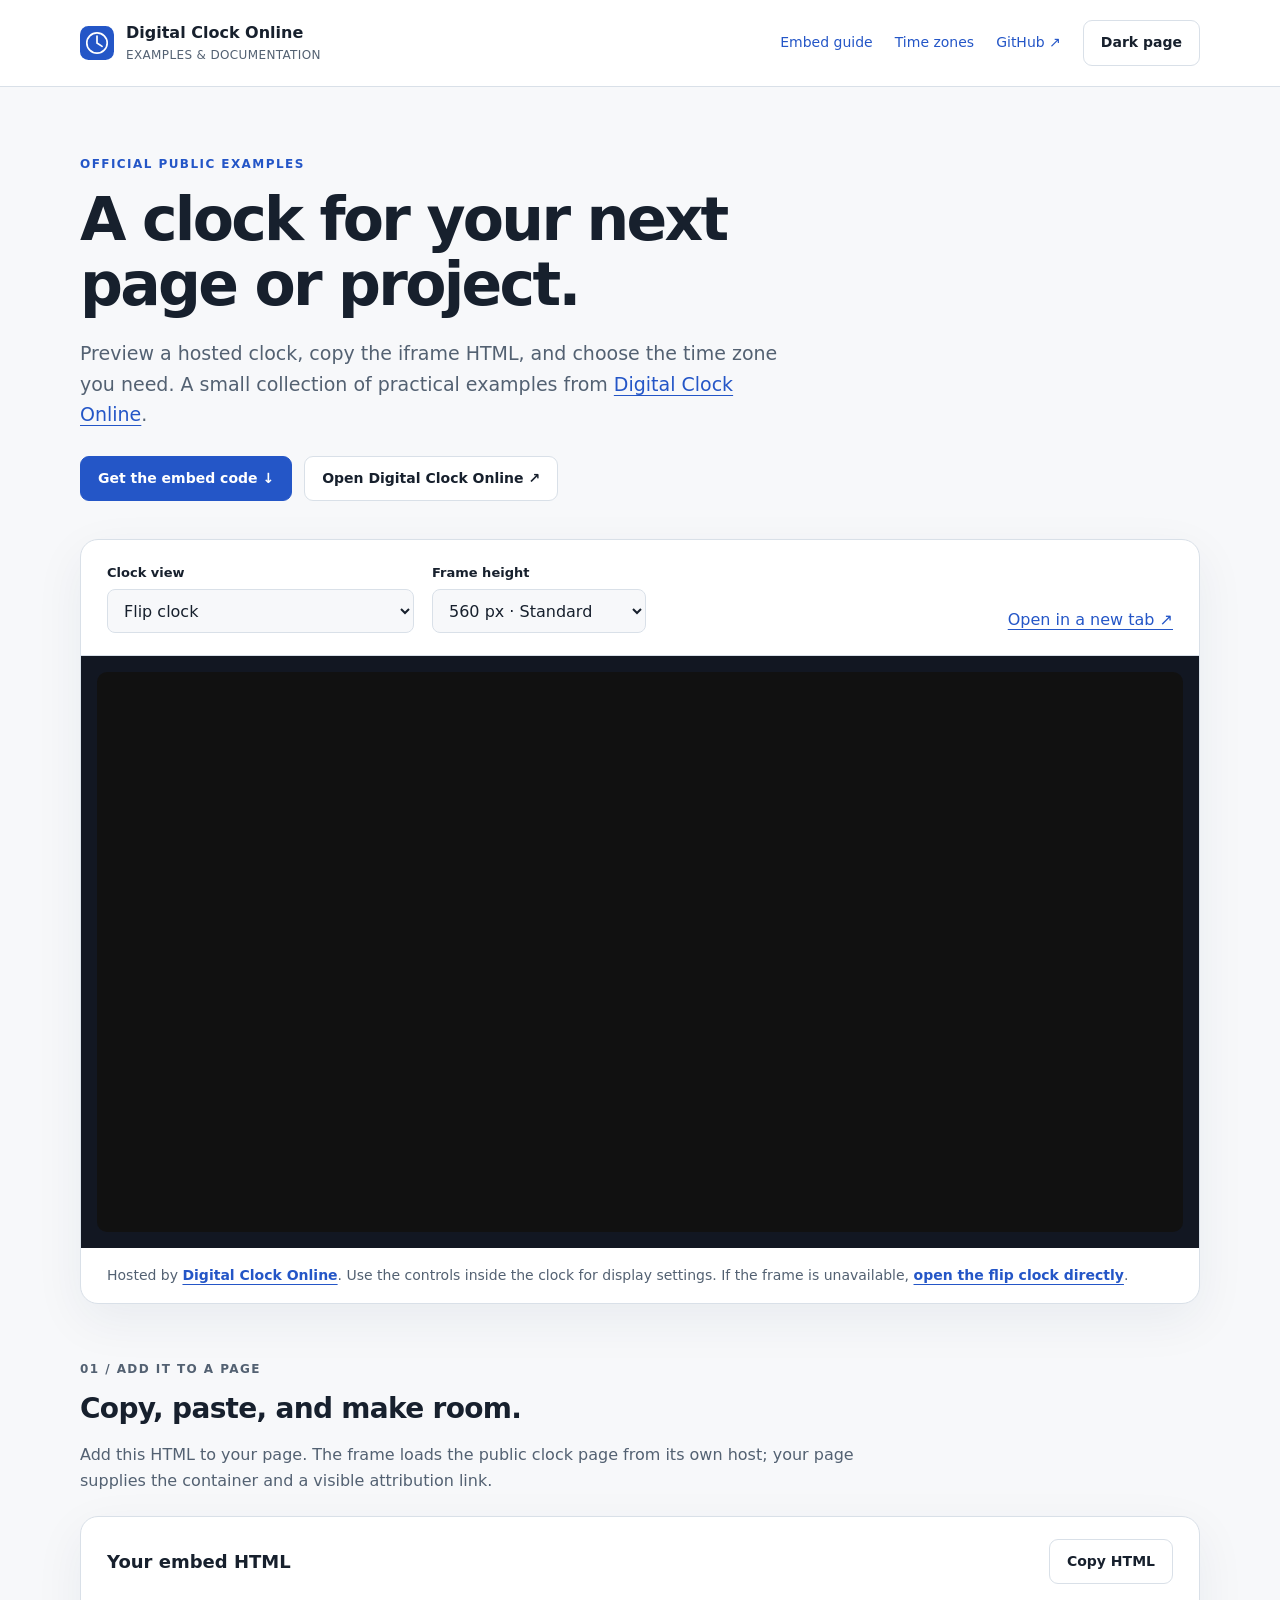
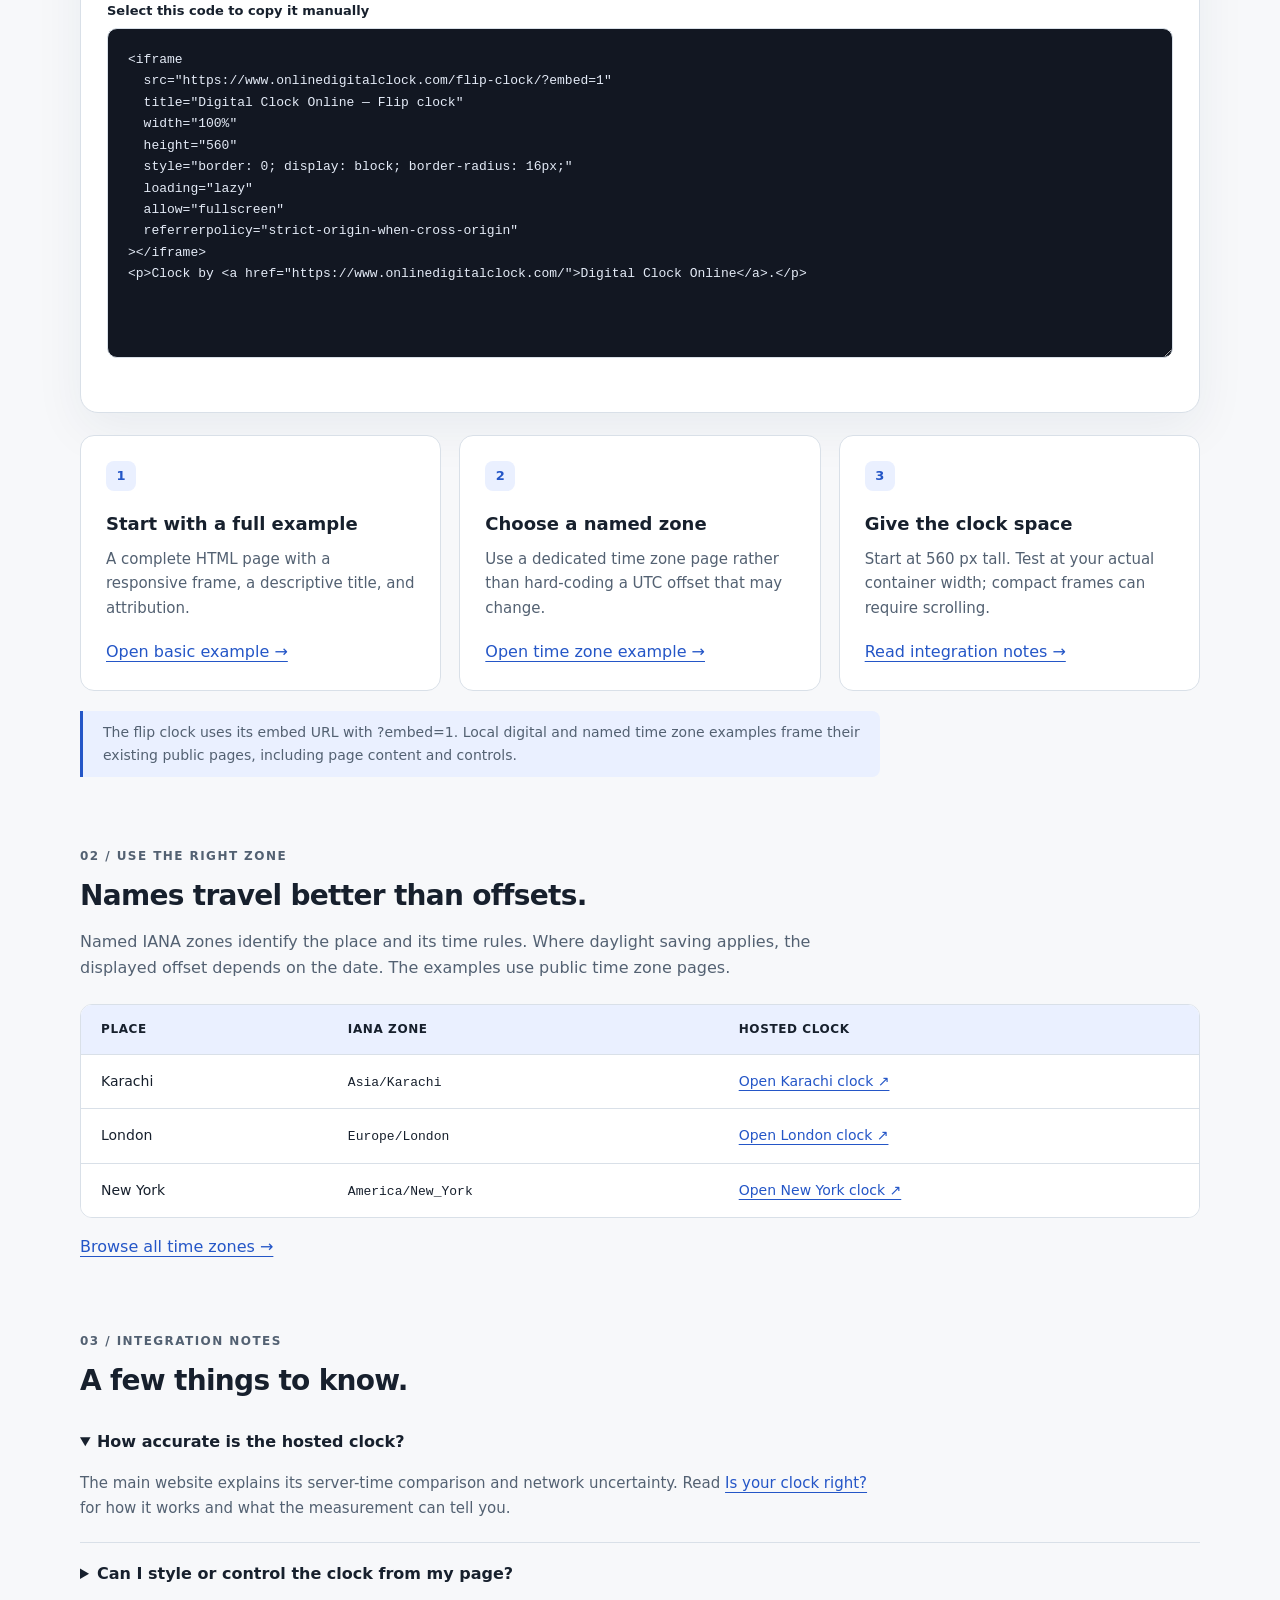
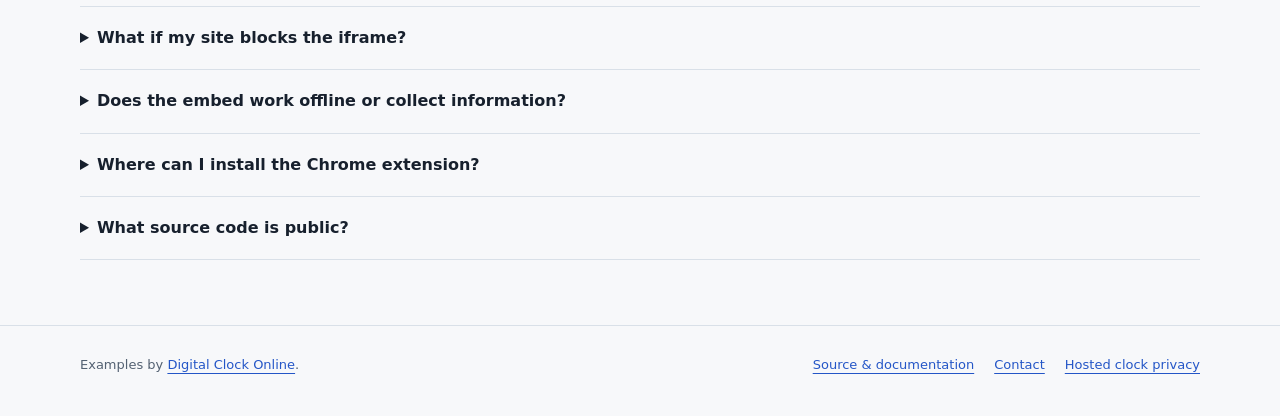
<file: index.html>
<!doctype html>
<html lang="en" data-theme="light">
<head>
  <meta charset="utf-8">
  <meta name="viewport" content="width=device-width, initial-scale=1">
  <title>Clock Embed Examples &amp; Setup | Digital Clock Online</title>
  <meta name="description" content="Try Digital Clock Online in an iframe, copy working HTML examples, and choose local or named time zones. Official public examples and setup documentation.">
  <link rel="canonical" href="https://digitalclockonline.github.io/">
  <meta name="robots" content="index, follow">
  <meta property="og:type" content="website">
  <meta property="og:title" content="Clock examples · Digital Clock Online">
  <meta property="og:description" content="A live preview, copyable iframe HTML, and practical clock setup examples.">
  <meta property="og:url" content="https://digitalclockonline.github.io/">
  <meta name="twitter:card" content="summary">
  <meta name="google-site-verification" content="xNxT9SLEJ8PNOx22OlhNCfm5RAU8Pba3lMcS28HcMwE" />
  <link rel="icon" href="assets/favicon.svg" type="image/svg+xml">
  <link rel="stylesheet" href="assets/site.css">
  <script type="module" src="assets/site.mjs"></script>
</head>
<body>
  <a class="skip" href="#main">Skip to examples</a>
  <header class="header"><div class="wrap header-inner">
    <a class="brand" href="https://www.onlinedigitalclock.com/"><svg viewBox="0 0 40 40" aria-hidden="true"><rect width="40" height="40" rx="10" fill="#2456c7"/><circle cx="20" cy="20" r="12" fill="none" stroke="white" stroke-width="2"/><path d="M20 12v8l6 4" fill="none" stroke="white" stroke-width="2" stroke-linecap="round"/></svg><span>Digital Clock Online<small>EXAMPLES &amp; DOCUMENTATION</small></span></a>
    <nav aria-label="Main navigation"><a href="#embed">Embed guide</a><a href="#timezones">Time zones</a><a href="https://github.com/digitalclockonline/digitalclockonline.github.io">GitHub ↗</a><button id="theme" class="button" type="button" aria-pressed="false" hidden>Dark page</button></nav>
  </div></header>
  <main class="wrap" id="main">
    <section class="hero"><p class="eyebrow">Official public examples</p><h1>A clock for your next<br>page or project.</h1><p class="lead">Preview a hosted clock, copy the iframe HTML, and choose the time zone you need. A small collection of practical examples from <a href="https://www.onlinedigitalclock.com/">Digital Clock Online</a>.</p><div class="actions"><a class="button primary" href="#embed">Get the embed code ↓</a><a class="button" href="https://www.onlinedigitalclock.com/">Open Digital Clock Online ↗</a></div></section>
    <section class="panel" aria-label="Live clock preview">
      <div class="toolbar"><div class="fields"><div><label for="view">Clock view</label><select id="view"><option value="flip">Flip clock</option><option value="local">Local digital clock</option><option value="karachi">Karachi · Asia/Karachi</option><option value="london">London · Europe/London</option><option value="newYork">New York · America/New_York</option></select></div><div><label for="height">Frame height</label><select id="height"><option value="560">560 px · Standard</option><option value="720">720 px · Roomy</option><option value="420">420 px · Compact</option></select></div></div><a id="open-clock" href="https://www.onlinedigitalclock.com/flip-clock/" target="_blank" rel="noopener noreferrer">Open in a new tab ↗</a></div>
      <div class="preview"><iframe id="clock-preview" src="https://www.onlinedigitalclock.com/flip-clock/?embed=1" title="Digital Clock Online — Flip clock" width="100%" height="560" allow="fullscreen" referrerpolicy="strict-origin-when-cross-origin"></iframe></div>
      <p class="caption">Hosted by <a href="https://www.onlinedigitalclock.com/">Digital Clock Online</a>. Use the controls inside the clock for display settings. If the frame is unavailable, <a href="https://www.onlinedigitalclock.com/flip-clock/">open the flip clock directly</a>.</p>
      <noscript><p class="caption">The builder needs JavaScript. Use the default HTML below or open the standalone examples. The hosted clock also needs JavaScript.</p></noscript>
    </section>
    <section id="embed" class="section"><p class="eyebrow">01 / Add it to a page</p><h2>Copy, paste, and make room.</h2><p>Add this HTML to your page. The frame loads the public clock page from its own host; your page supplies the container and a visible attribution link.</p>
      <div class="panel code-panel"><div class="code-top"><h3>Your embed HTML</h3><button id="copy-code" class="button" type="button" hidden>Copy HTML</button></div><label for="embed-code">Select this code to copy it manually</label><textarea id="embed-code" readonly spellcheck="false" aria-describedby="copy-status">&lt;iframe
  src="https://www.onlinedigitalclock.com/flip-clock/?embed=1"
  title="Digital Clock Online — Flip clock"
  width="100%"
  height="560"
  style="border: 0; display: block; border-radius: 16px;"
  loading="lazy"
  allow="fullscreen"
  referrerpolicy="strict-origin-when-cross-origin"
&gt;&lt;/iframe&gt;
&lt;p&gt;Clock by &lt;a href="https://www.onlinedigitalclock.com/"&gt;Digital Clock Online&lt;/a&gt;.&lt;/p&gt;</textarea><span id="copy-status" class="status" role="status" aria-live="polite"></span></div>
      <div class="grid"><article class="card"><span class="number">1</span><h3>Start with a full example</h3><p>A complete HTML page with a responsive frame, a descriptive title, and attribution.</p><a href="examples/basic.html">Open basic example →</a></article><article class="card"><span class="number">2</span><h3>Choose a named zone</h3><p>Use a dedicated time zone page rather than hard-coding a UTC offset that may change.</p><a href="examples/timezone.html">Open time zone example →</a></article><article class="card"><span class="number">3</span><h3>Give the clock space</h3><p>Start at 560 px tall. Test at your actual container width; compact frames can require scrolling.</p><a href="#questions">Read integration notes →</a></article></div>
      <p class="note">The flip clock uses its embed URL with ?embed=1. Local digital and named time zone examples frame their existing public pages, including page content and controls.</p>
    </section>
    <section id="timezones" class="section"><p class="eyebrow">02 / Use the right zone</p><h2>Names travel better than offsets.</h2><p>Named IANA zones identify the place and its time rules. Where daylight saving applies, the displayed offset depends on the date. The examples use public time zone pages.</p><div class="table-scroll"><table><thead><tr><th scope="col">Place</th><th scope="col">IANA zone</th><th scope="col">Hosted clock</th></tr></thead><tbody><tr><td>Karachi</td><td><code>Asia/Karachi</code></td><td><a href="https://www.onlinedigitalclock.com/timezone/asia-karachi/">Open Karachi clock ↗</a></td></tr><tr><td>London</td><td><code>Europe/London</code></td><td><a href="https://www.onlinedigitalclock.com/timezone/europe-london/">Open London clock ↗</a></td></tr><tr><td>New York</td><td><code>America/New_York</code></td><td><a href="https://www.onlinedigitalclock.com/timezone/america-new-york/">Open New York clock ↗</a></td></tr></tbody></table></div><p><a href="https://www.onlinedigitalclock.com/timezones/">Browse all time zones →</a></p></section>
    <section id="questions" class="section"><p class="eyebrow">03 / Integration notes</p><h2>A few things to know.</h2><details open><summary>How accurate is the hosted clock?</summary><p>The main website explains its server-time comparison and network uncertainty. Read <a href="https://www.onlinedigitalclock.com/clock-accuracy/">Is your clock right?</a> for how it works and what the measurement can tell you.</p></details><details><summary>Can I style or control the clock from my page?</summary><p>You can style the iframe container and set its height. The content belongs to another origin, so your page cannot reach into its DOM or control its settings. Use the controls inside the hosted page. The theme button here changes this documentation page only.</p></details><details><summary>What if my site blocks the iframe?</summary><p>If your site has a Content Security Policy, its frame-src directive must allow https://www.onlinedigitalclock.com. A browser extension, network filter, or future host policy may also prevent embedding. Keep a direct clock link beside the frame. An iframe load event alone does not prove the clock rendered successfully.</p></details><details><summary>Does the embed work offline or collect information?</summary><p>The frame needs internet access and runs the hosted website, whose <a href="https://www.onlinedigitalclock.com/privacy/">privacy policy</a> applies. This examples page adds no analytics or account sign-in. Framed pages may have their own cookies, analytics, and advertising.</p></details><details><summary>Where can I install the Chrome extension?</summary><p>Use the published <a href="https://chromewebstore.google.com/detail/lcaglchajnkhhfpkfejkbilndlkppbjb">Digital Clock Online Chrome Store listing</a>. See <a href="https://www.onlinedigitalclock.com/extension/">extension details</a> for features and privacy. This repository does not distribute an extension.</p></details><details><summary>What source code is public?</summary><p>This repository contains only newly written documentation, iframe examples, and this static page. The production website and browser extension source remain private. The example files are available under the repository’s MIT license.</p></details></section>
  </main>
  <footer class="footer"><div class="wrap footer-inner"><p>Examples by <a href="https://www.onlinedigitalclock.com/">Digital Clock Online</a>.</p><div class="footer-links"><a href="https://github.com/digitalclockonline/digitalclockonline.github.io">Source &amp; documentation</a><a href="https://www.onlinedigitalclock.com/contact/">Contact</a><a href="https://www.onlinedigitalclock.com/privacy/">Hosted clock privacy</a></div></div></footer>
</body>
</html>
</file>
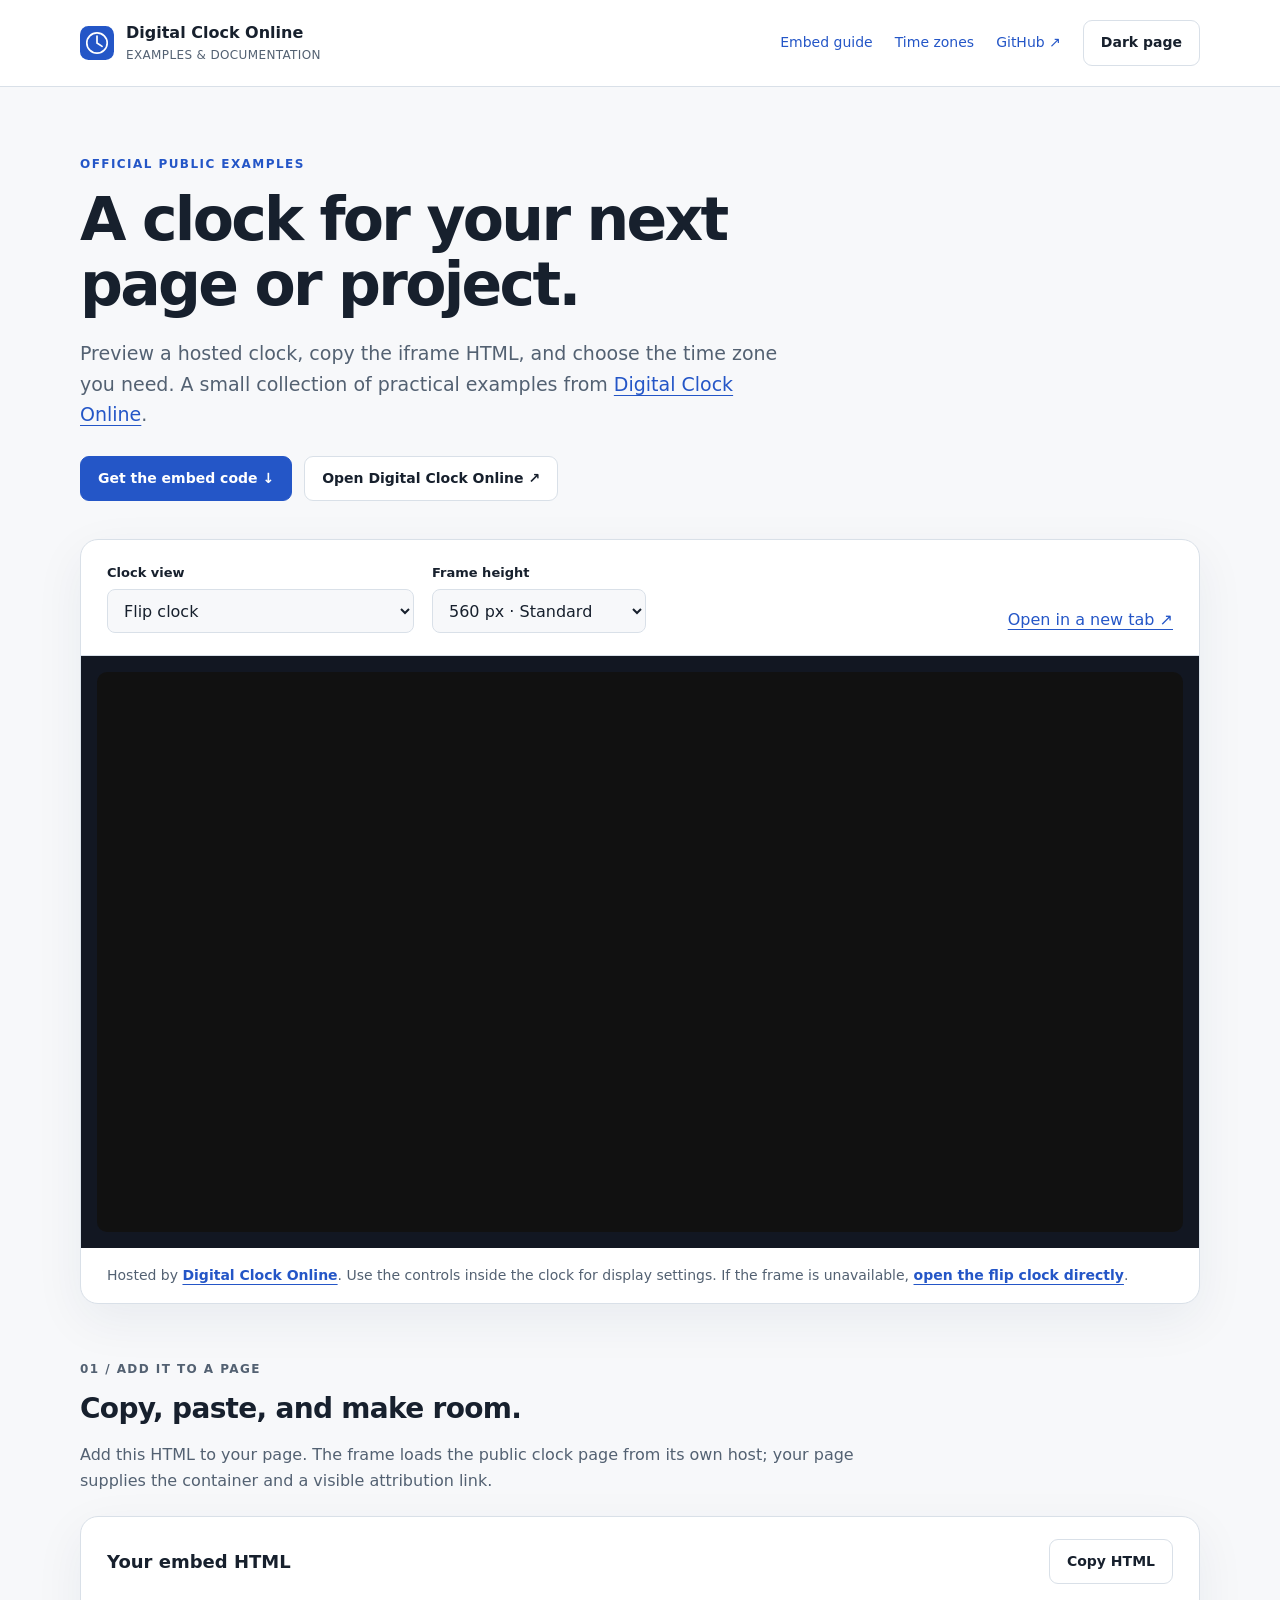
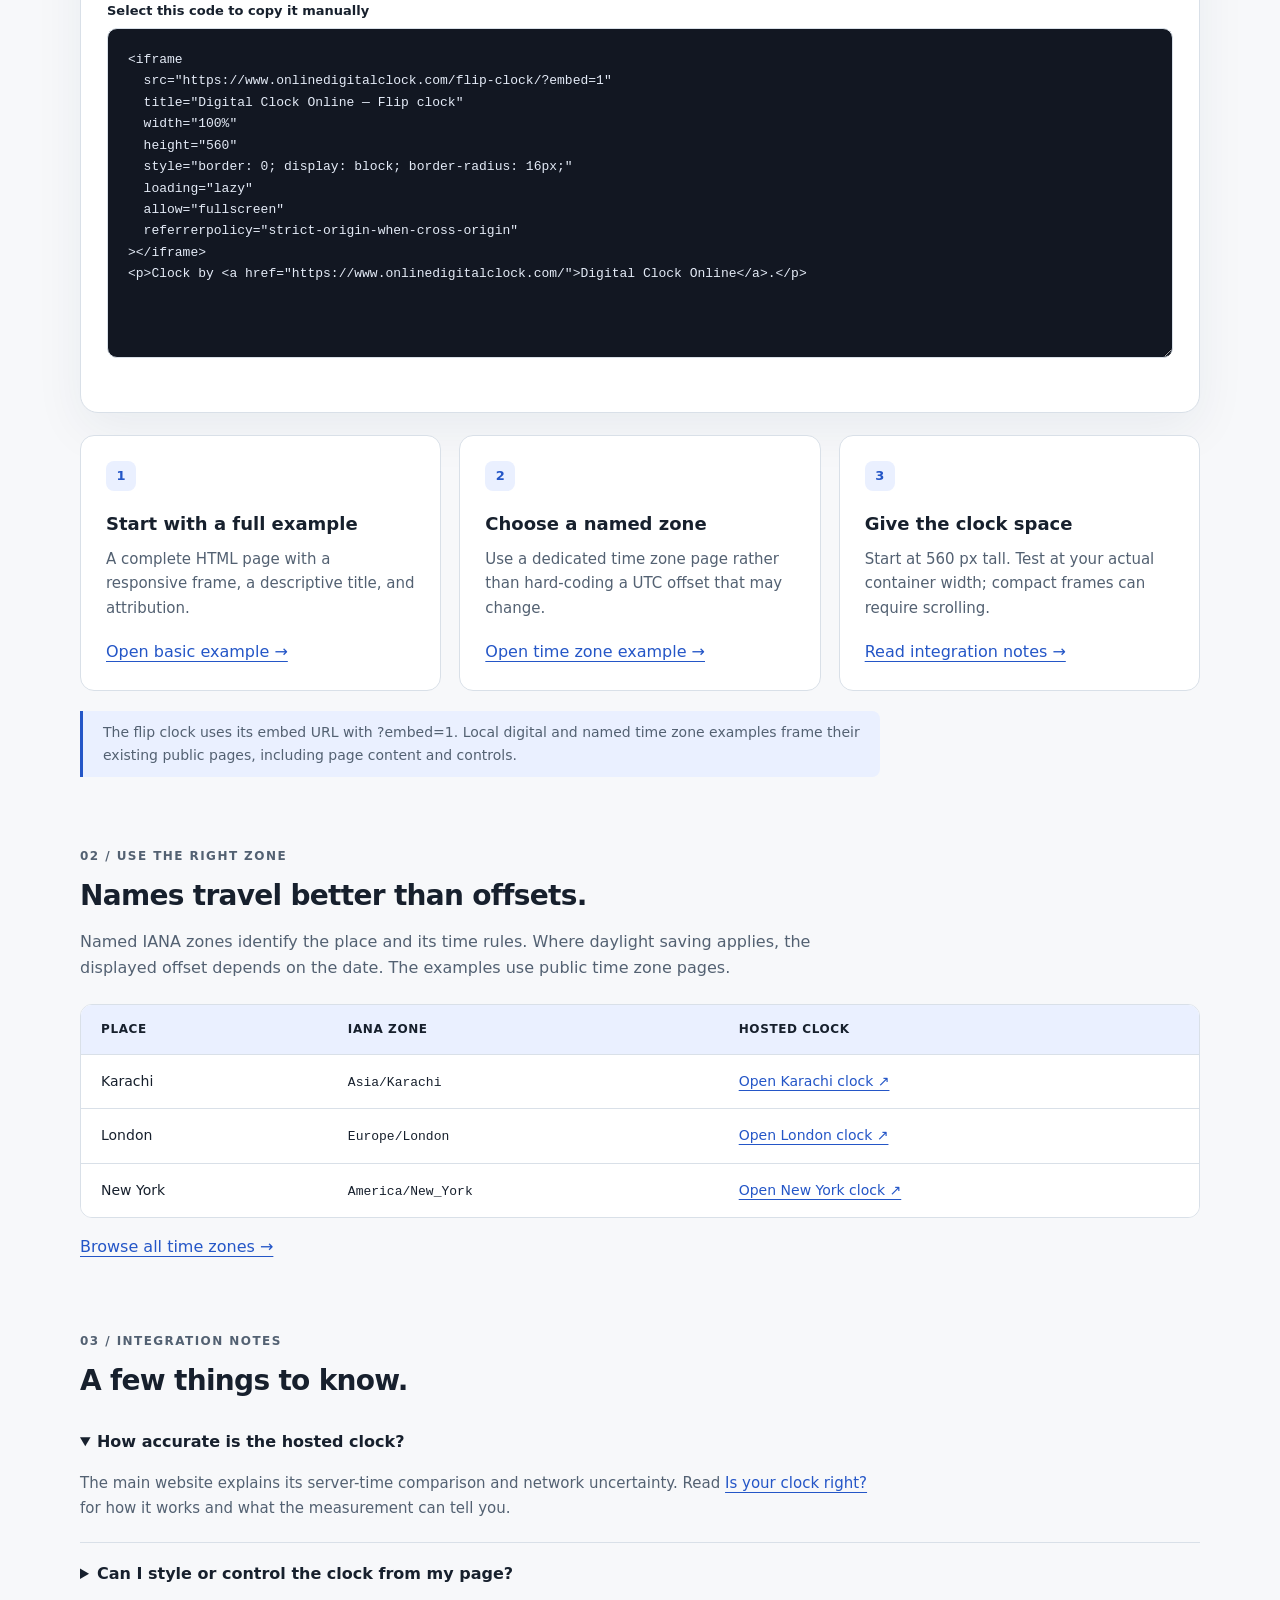
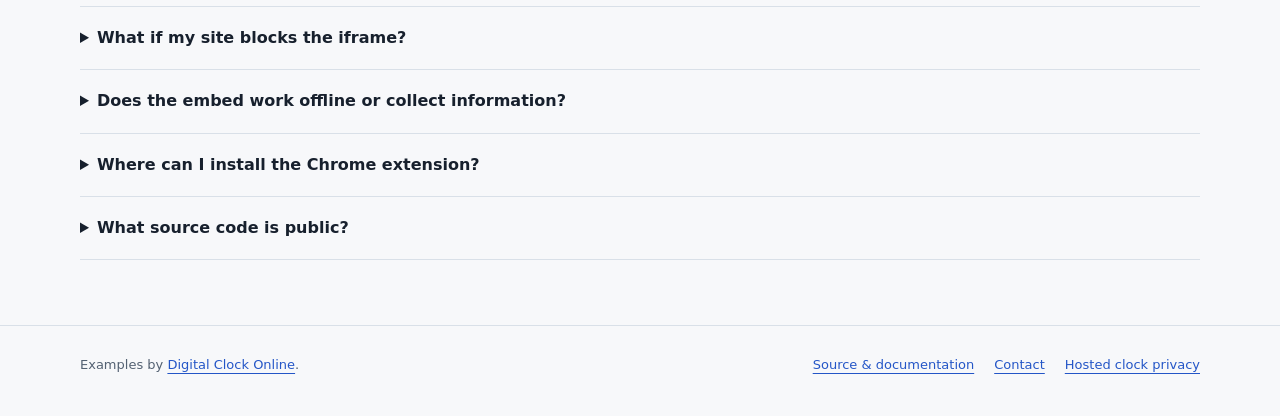
<file: docs/index.html>
<!doctype html>
<html lang="en" data-theme="light">
<head>
  <meta charset="utf-8">
  <meta name="viewport" content="width=device-width, initial-scale=1">
  <title>Clock Embed Examples &amp; Setup | Digital Clock Online</title>
  <meta name="description" content="Try Digital Clock Online in an iframe, copy working HTML examples, and choose local or named time zones. Official public examples and setup documentation.">
  <link rel="canonical" href="https://digitalclockonline.github.io/">
  <meta name="robots" content="index, follow">
  <meta property="og:type" content="website">
  <meta property="og:title" content="Clock examples · Digital Clock Online">
  <meta property="og:description" content="A live preview, copyable iframe HTML, and practical clock setup examples.">
  <meta property="og:url" content="https://digitalclockonline.github.io/">
  <meta name="twitter:card" content="summary">
  <link rel="icon" href="assets/favicon.svg" type="image/svg+xml">
  <link rel="stylesheet" href="assets/site.css">
  <script type="module" src="assets/site.mjs"></script>
</head>
<body>
  <a class="skip" href="#main">Skip to examples</a>
  <header class="header"><div class="wrap header-inner">
    <a class="brand" href="https://www.onlinedigitalclock.com/"><svg viewBox="0 0 40 40" aria-hidden="true"><rect width="40" height="40" rx="10" fill="#2456c7"/><circle cx="20" cy="20" r="12" fill="none" stroke="white" stroke-width="2"/><path d="M20 12v8l6 4" fill="none" stroke="white" stroke-width="2" stroke-linecap="round"/></svg><span>Digital Clock Online<small>EXAMPLES &amp; DOCUMENTATION</small></span></a>
    <nav aria-label="Main navigation"><a href="#embed">Embed guide</a><a href="#timezones">Time zones</a><a href="https://github.com/digitalclockonline/digitalclockonline.github.io">GitHub ↗</a><button id="theme" class="button" type="button" aria-pressed="false" hidden>Dark page</button></nav>
  </div></header>
  <main class="wrap" id="main">
    <section class="hero"><p class="eyebrow">Official public examples</p><h1>A clock for your next<br>page or project.</h1><p class="lead">Preview a hosted clock, copy the iframe HTML, and choose the time zone you need. A small collection of practical examples from <a href="https://www.onlinedigitalclock.com/">Digital Clock Online</a>.</p><div class="actions"><a class="button primary" href="#embed">Get the embed code ↓</a><a class="button" href="https://www.onlinedigitalclock.com/">Open Digital Clock Online ↗</a></div></section>
    <section class="panel" aria-label="Live clock preview">
      <div class="toolbar"><div class="fields"><div><label for="view">Clock view</label><select id="view"><option value="flip">Flip clock</option><option value="local">Local digital clock</option><option value="karachi">Karachi · Asia/Karachi</option><option value="london">London · Europe/London</option><option value="newYork">New York · America/New_York</option></select></div><div><label for="height">Frame height</label><select id="height"><option value="560">560 px · Standard</option><option value="720">720 px · Roomy</option><option value="420">420 px · Compact</option></select></div></div><a id="open-clock" href="https://www.onlinedigitalclock.com/flip-clock/" target="_blank" rel="noopener noreferrer">Open in a new tab ↗</a></div>
      <div class="preview"><iframe id="clock-preview" src="https://www.onlinedigitalclock.com/flip-clock/?embed=1" title="Digital Clock Online — Flip clock" width="100%" height="560" allow="fullscreen" referrerpolicy="strict-origin-when-cross-origin"></iframe></div>
      <p class="caption">Hosted by <a href="https://www.onlinedigitalclock.com/">Digital Clock Online</a>. Use the controls inside the clock for display settings. If the frame is unavailable, <a href="https://www.onlinedigitalclock.com/flip-clock/">open the flip clock directly</a>.</p>
      <noscript><p class="caption">The builder needs JavaScript. Use the default HTML below or open the standalone examples. The hosted clock also needs JavaScript.</p></noscript>
    </section>
    <section id="embed" class="section"><p class="eyebrow">01 / Add it to a page</p><h2>Copy, paste, and make room.</h2><p>Add this HTML to your page. The frame loads the public clock page from its own host; your page supplies the container and a visible attribution link.</p>
      <div class="panel code-panel"><div class="code-top"><h3>Your embed HTML</h3><button id="copy-code" class="button" type="button" hidden>Copy HTML</button></div><label for="embed-code">Select this code to copy it manually</label><textarea id="embed-code" readonly spellcheck="false" aria-describedby="copy-status">&lt;iframe
  src="https://www.onlinedigitalclock.com/flip-clock/?embed=1"
  title="Digital Clock Online — Flip clock"
  width="100%"
  height="560"
  style="border: 0; display: block; border-radius: 16px;"
  loading="lazy"
  allow="fullscreen"
  referrerpolicy="strict-origin-when-cross-origin"
&gt;&lt;/iframe&gt;
&lt;p&gt;Clock by &lt;a href="https://www.onlinedigitalclock.com/"&gt;Digital Clock Online&lt;/a&gt;.&lt;/p&gt;</textarea><span id="copy-status" class="status" role="status" aria-live="polite"></span></div>
      <div class="grid"><article class="card"><span class="number">1</span><h3>Start with a full example</h3><p>A complete HTML page with a responsive frame, a descriptive title, and attribution.</p><a href="examples/basic.html">Open basic example →</a></article><article class="card"><span class="number">2</span><h3>Choose a named zone</h3><p>Use a dedicated time zone page rather than hard-coding a UTC offset that may change.</p><a href="examples/timezone.html">Open time zone example →</a></article><article class="card"><span class="number">3</span><h3>Give the clock space</h3><p>Start at 560 px tall. Test at your actual container width; compact frames can require scrolling.</p><a href="#questions">Read integration notes →</a></article></div>
      <p class="note">The flip clock uses its embed URL with ?embed=1. Local digital and named time zone examples frame their existing public pages, including page content and controls.</p>
    </section>
    <section id="timezones" class="section"><p class="eyebrow">02 / Use the right zone</p><h2>Names travel better than offsets.</h2><p>Named IANA zones identify the place and its time rules. Where daylight saving applies, the displayed offset depends on the date. The examples use public time zone pages.</p><div class="table-scroll"><table><thead><tr><th scope="col">Place</th><th scope="col">IANA zone</th><th scope="col">Hosted clock</th></tr></thead><tbody><tr><td>Karachi</td><td><code>Asia/Karachi</code></td><td><a href="https://www.onlinedigitalclock.com/timezone/asia-karachi/">Open Karachi clock ↗</a></td></tr><tr><td>London</td><td><code>Europe/London</code></td><td><a href="https://www.onlinedigitalclock.com/timezone/europe-london/">Open London clock ↗</a></td></tr><tr><td>New York</td><td><code>America/New_York</code></td><td><a href="https://www.onlinedigitalclock.com/timezone/america-new-york/">Open New York clock ↗</a></td></tr></tbody></table></div><p><a href="https://www.onlinedigitalclock.com/timezones/">Browse all time zones →</a></p></section>
    <section id="questions" class="section"><p class="eyebrow">03 / Integration notes</p><h2>A few things to know.</h2><details open><summary>How accurate is the hosted clock?</summary><p>The main website explains its server-time comparison and network uncertainty. Read <a href="https://www.onlinedigitalclock.com/clock-accuracy/">Is your clock right?</a> for how it works and what the measurement can tell you.</p></details><details><summary>Can I style or control the clock from my page?</summary><p>You can style the iframe container and set its height. The content belongs to another origin, so your page cannot reach into its DOM or control its settings. Use the controls inside the hosted page. The theme button here changes this documentation page only.</p></details><details><summary>What if my site blocks the iframe?</summary><p>If your site has a Content Security Policy, its frame-src directive must allow https://www.onlinedigitalclock.com. A browser extension, network filter, or future host policy may also prevent embedding. Keep a direct clock link beside the frame. An iframe load event alone does not prove the clock rendered successfully.</p></details><details><summary>Does the embed work offline or collect information?</summary><p>The frame needs internet access and runs the hosted website, whose <a href="https://www.onlinedigitalclock.com/privacy/">privacy policy</a> applies. This examples page adds no analytics or account sign-in. Framed pages may have their own cookies, analytics, and advertising.</p></details><details><summary>Where can I install the Chrome extension?</summary><p>Use the published <a href="https://chromewebstore.google.com/detail/lcaglchajnkhhfpkfejkbilndlkppbjb">Digital Clock Online Chrome Store listing</a>. See <a href="https://www.onlinedigitalclock.com/extension/">extension details</a> for features and privacy. This repository does not distribute an extension.</p></details><details><summary>What source code is public?</summary><p>This repository contains only newly written documentation, iframe examples, and this static page. The production website and browser extension source remain private. The example files are available under the repository’s MIT license.</p></details></section>
  </main>
  <footer class="footer"><div class="wrap footer-inner"><p>Examples by <a href="https://www.onlinedigitalclock.com/">Digital Clock Online</a>.</p><div class="footer-links"><a href="https://github.com/digitalclockonline/digitalclockonline.github.io">Source &amp; documentation</a><a href="https://www.onlinedigitalclock.com/contact/">Contact</a><a href="https://www.onlinedigitalclock.com/privacy/">Hosted clock privacy</a></div></div></footer>
</body>
</html>
</file>
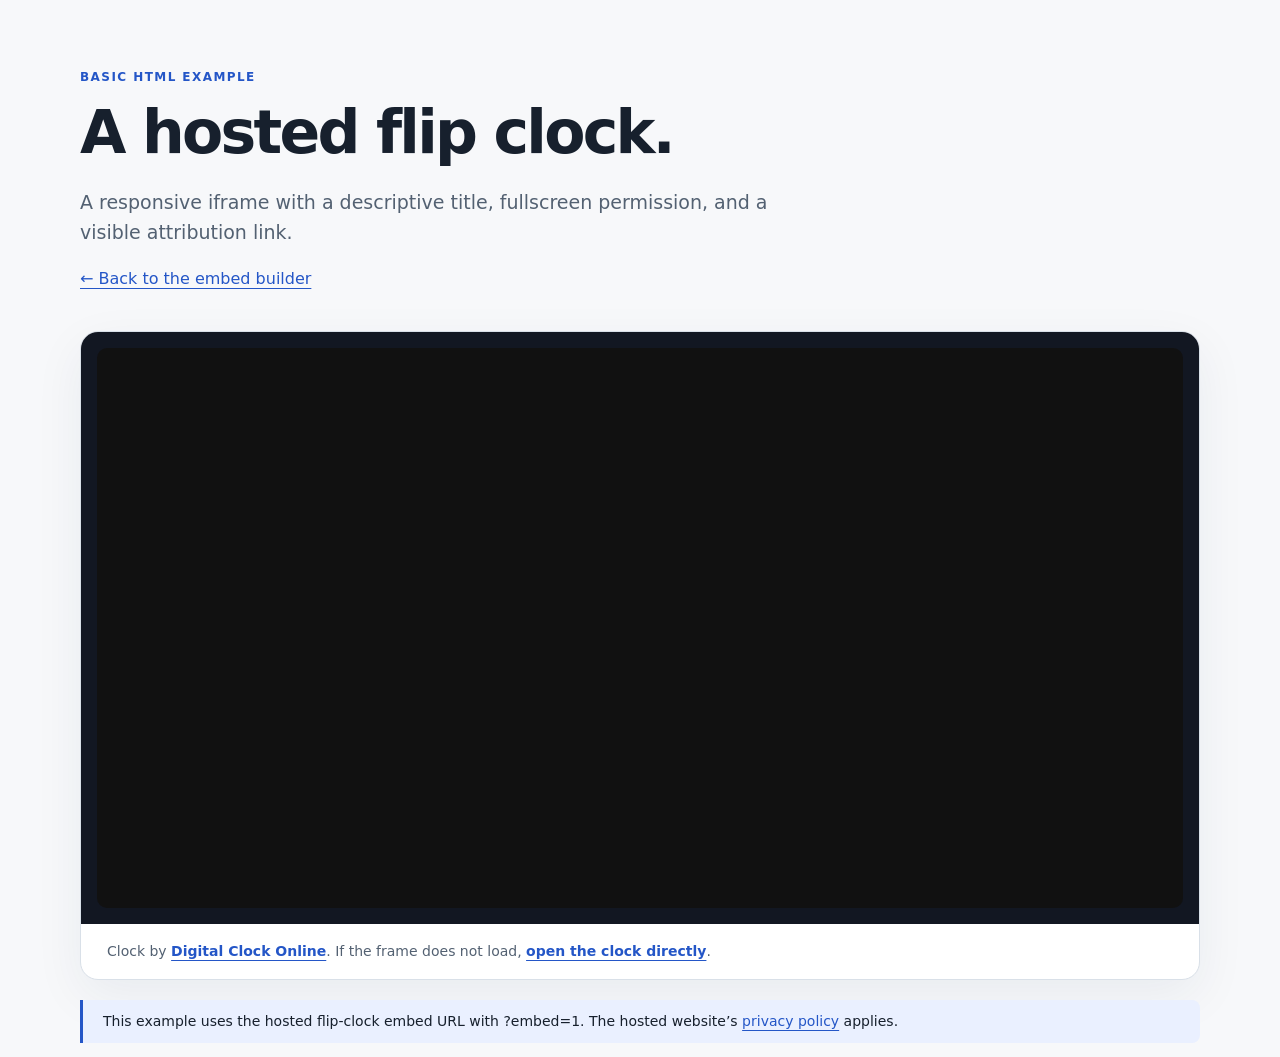
<file: examples/basic.html>
<!doctype html>
<html lang="en">
<head>
  <meta charset="utf-8">
  <meta name="viewport" content="width=device-width, initial-scale=1">
  <meta name="robots" content="noindex, follow">
  <title>Basic Clock Embed Example | Digital Clock Online</title>
  <meta name="description" content="A complete HTML example framing the hosted Digital Clock Online flip clock.">
  <link rel="icon" href="../assets/favicon.svg" type="image/svg+xml">
  <link rel="stylesheet" href="../assets/site.css">
</head>
<body><main class="wrap">
  <section class="hero"><p class="eyebrow">Basic HTML example</p><h1>A hosted flip clock.</h1><p class="lead">A responsive iframe with a descriptive title, fullscreen permission, and a visible attribution link.</p><a href="../index.html">← Back to the embed builder</a></section>
  <div class="panel"><div class="preview">
    <iframe src="https://www.onlinedigitalclock.com/flip-clock/?embed=1" title="Digital Clock Online — Flip clock" width="100%" height="560" loading="lazy" allow="fullscreen" referrerpolicy="strict-origin-when-cross-origin"></iframe>
  </div><p class="caption">Clock by <a href="https://www.onlinedigitalclock.com/">Digital Clock Online</a>. If the frame does not load, <a href="https://www.onlinedigitalclock.com/flip-clock/">open the clock directly</a>.</p></div>
  <p class="note">This example uses the hosted flip-clock embed URL with ?embed=1. The hosted website’s <a href="https://www.onlinedigitalclock.com/privacy/">privacy policy</a> applies.</p>
</main></body>
</html>
</file>
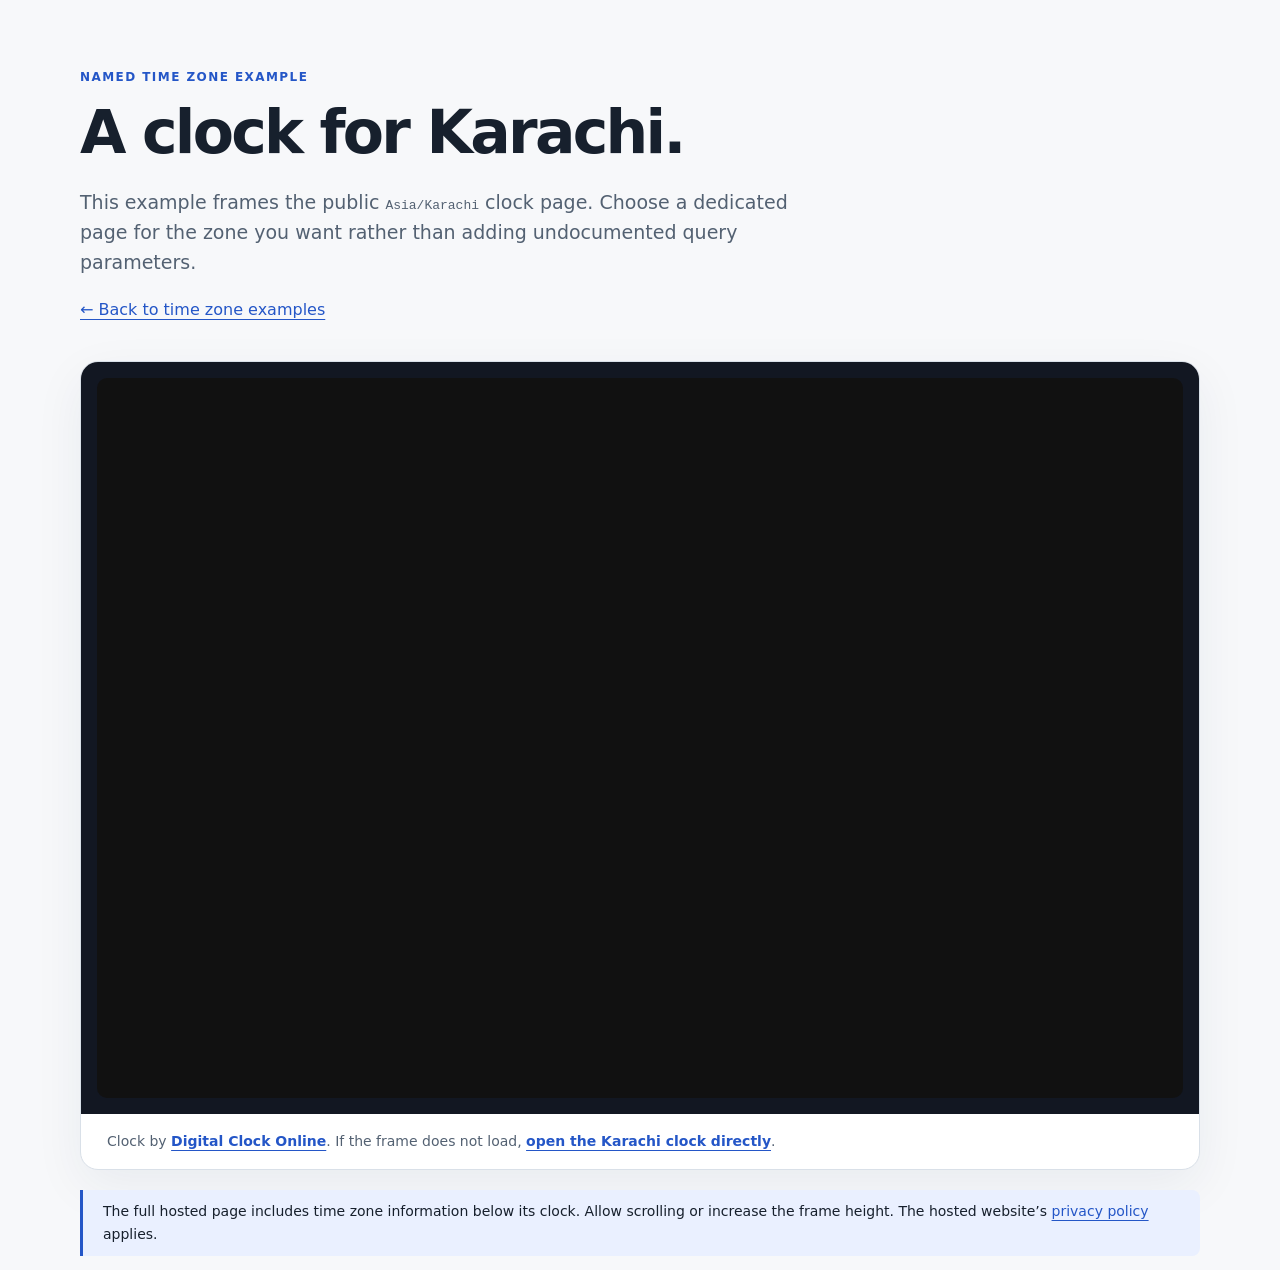
<file: examples/timezone.html>
<!doctype html>
<html lang="en">
<head>
  <meta charset="utf-8">
  <meta name="viewport" content="width=device-width, initial-scale=1">
  <meta name="robots" content="noindex, follow">
  <title>Karachi Time Zone Embed Example | Digital Clock Online</title>
  <meta name="description" content="A complete HTML example using the hosted Asia/Karachi clock page.">
  <link rel="icon" href="../assets/favicon.svg" type="image/svg+xml">
  <link rel="stylesheet" href="../assets/site.css">
</head>
<body><main class="wrap">
  <section class="hero"><p class="eyebrow">Named time zone example</p><h1>A clock for Karachi.</h1><p class="lead">This example frames the public <code>Asia/Karachi</code> clock page. Choose a dedicated page for the zone you want rather than adding undocumented query parameters.</p><a href="../index.html#timezones">← Back to time zone examples</a></section>
  <div class="panel"><div class="preview">
    <iframe src="https://www.onlinedigitalclock.com/timezone/asia-karachi/" title="Digital Clock Online — Karachi, Asia/Karachi" width="100%" height="720" loading="lazy" allow="fullscreen" referrerpolicy="strict-origin-when-cross-origin"></iframe>
  </div><p class="caption">Clock by <a href="https://www.onlinedigitalclock.com/">Digital Clock Online</a>. If the frame does not load, <a href="https://www.onlinedigitalclock.com/timezone/asia-karachi/">open the Karachi clock directly</a>.</p></div>
  <p class="note">The full hosted page includes time zone information below its clock. Allow scrolling or increase the frame height. The hosted website’s <a href="https://www.onlinedigitalclock.com/privacy/">privacy policy</a> applies.</p>
</main></body>
</html>
</file>
<file: assets/site.css>
:root{color-scheme:light;--bg:#f7f8fa;--surface:#fff;--text:#17202d;--muted:#536172;--line:#d9e0e8;--accent:#2456c7;--soft:#eaf0ff;--code:#121722;--code-text:#e4ebf7;--shadow:0 16px 50px #132b5010}
:root[data-theme=dark]{color-scheme:dark;--bg:#0e1117;--surface:#171c25;--text:#edf1f7;--muted:#adb9ca;--line:#323c4b;--accent:#9bbcff;--soft:#222f47;--code:#090d13;--code-text:#e4ebf7;--shadow:none}
*{box-sizing:border-box}html{scroll-behavior:smooth}body{margin:0;background:var(--bg);color:var(--text);font:16px/1.65 system-ui,-apple-system,BlinkMacSystemFont,"Segoe UI",sans-serif}a{color:var(--accent);text-underline-offset:4px}a:hover{text-decoration-thickness:2px}button,select,textarea{font:inherit}button,a,select,textarea{touch-action:manipulation}:focus-visible{outline:3px solid var(--accent);outline-offset:4px}.wrap{width:min(1120px,calc(100% - 40px));margin:auto}.skip{position:absolute;top:-100px;left:20px;z-index:5;background:var(--surface);padding:12px}.skip:focus{top:12px}.header{border-bottom:1px solid var(--line);background:var(--surface)}.header-inner{display:flex;justify-content:space-between;align-items:center;gap:24px;min-height:86px;padding-block:16px}.brand{display:flex;gap:12px;align-items:center;color:var(--text);text-decoration:none;font-weight:750;line-height:1.25}.brand small{display:block;color:var(--muted);font-size:12px;font-weight:500;margin-top:5px;letter-spacing:.03em}.brand svg{width:34px;height:34px;flex:none}nav{display:flex;gap:22px;align-items:center;flex-wrap:wrap;font-size:14px}nav a{text-decoration:none}.hero{padding:68px 0 38px;max-width:820px}.eyebrow{color:var(--accent);font-size:12px;font-weight:750;letter-spacing:.12em;text-transform:uppercase;margin:0 0 12px}h1{font-size:clamp(36px,5.5vw,60px);line-height:1.08;letter-spacing:-.045em;margin:0 0 22px;font-weight:750}h2{font-size:28px;line-height:1.2;letter-spacing:-.025em;margin:0 0 14px}h3{font-size:18px;margin:0 0 8px}.lead{font-size:19px;line-height:1.6;color:var(--muted);max-width:720px}.actions{display:flex;flex-wrap:wrap;gap:12px;margin-top:26px}.button{display:inline-flex;align-items:center;justify-content:center;padding:10px 17px;border:1px solid var(--line);background:var(--surface);color:var(--text);border-radius:9px;text-decoration:none;font-size:14px;font-weight:650;cursor:pointer;min-height:44px}.button.primary{color:#fff;background:#2456c7;border-color:#2456c7}.button:hover{filter:brightness(.94)}.panel{border:1px solid var(--line);border-radius:18px;background:var(--surface);box-shadow:var(--shadow);overflow:hidden}.toolbar{padding:22px 26px;display:flex;justify-content:space-between;align-items:end;flex-wrap:wrap;gap:18px;border-bottom:1px solid var(--line)}.fields{display:flex;flex-wrap:wrap;gap:18px}label{display:block;font-size:13px;font-weight:650;margin-bottom:6px}select{padding:10px 36px 10px 12px;border:1px solid var(--line);border-radius:8px;background:var(--bg);color:var(--text);min-height:44px;max-width:100%}.preview{padding:16px;background:var(--code)}iframe{display:block;width:100%;border:0;border-radius:10px;background:#111;color:#fff}.caption{padding:16px 26px;color:var(--muted);font-size:14px;margin:0}.caption a{font-weight:600}.section{padding-top:56px;scroll-margin-top:24px}.section p{color:var(--muted);max-width:800px}.code-panel{padding:22px 26px;margin-top:22px}.code-top{display:flex;justify-content:space-between;align-items:center;gap:16px;margin-bottom:16px}.code-top h3{margin:0}textarea{display:block;width:100%;min-height:330px;resize:vertical;background:var(--code);color:var(--code-text);border:1px solid var(--line);padding:20px;border-radius:10px;font:13px/1.65 ui-monospace,SFMono-Regular,Consolas,monospace;white-space:pre;overflow:auto}.status{display:block;min-height:24px;color:var(--muted);font-size:13px;margin-top:8px}.grid{display:grid;grid-template-columns:repeat(3,minmax(0,1fr));gap:18px;margin-top:22px}.card{background:var(--surface);border:1px solid var(--line);padding:25px;border-radius:14px}.card p{font-size:15px;margin:0 0 18px}.number{display:inline-flex;width:30px;height:30px;align-items:center;justify-content:center;background:var(--soft);color:var(--accent);border-radius:8px;font-size:13px;font-weight:750;margin-bottom:18px}.table-scroll{overflow:auto;border:1px solid var(--line);border-radius:12px;margin-top:22px}table{border-collapse:collapse;width:100%;background:var(--surface);font-size:14px}th,td{text-align:left;padding:15px 20px;border-bottom:1px solid var(--line)}th{background:var(--soft);font-size:12px;text-transform:uppercase;letter-spacing:.05em}tr:last-child td{border-bottom:0}code{font:13px ui-monospace,SFMono-Regular,Consolas,monospace}.note{border-left:3px solid var(--accent);padding:10px 20px;background:var(--soft);border-radius:0 8px 8px 0;margin-top:20px;font-size:14px}details{border-bottom:1px solid var(--line);padding:18px 0}summary{font-weight:650;cursor:pointer}details p{font-size:15px;margin-bottom:4px}.footer{margin-top:65px;padding:28px 0 40px;border-top:1px solid var(--line);font-size:13px;color:var(--muted)}.footer-inner{display:flex;justify-content:space-between;gap:20px;flex-wrap:wrap}.footer p{margin:0}.footer-links{display:flex;gap:20px;flex-wrap:wrap}[hidden]{display:none!important}
@media(max-width:720px){.header-inner{align-items:flex-start;flex-direction:column;gap:18px}nav{gap:16px}.hero{padding-top:42px}.wrap{width:calc(100% - 28px)}.grid{grid-template-columns:1fr}.toolbar,.code-panel{padding:18px}.fields{width:100%}.fields>div{flex:1;min-width:150px}select{width:100%}.caption{padding:16px 18px}.preview{padding:8px}.section{padding-top:42px}th,td{padding:12px}.code-top{align-items:flex-start}textarea{padding:14px}}
@media(prefers-reduced-motion:reduce){html{scroll-behavior:auto}}
</file>
<file: docs/assets/site.css>
:root{color-scheme:light;--bg:#f7f8fa;--surface:#fff;--text:#17202d;--muted:#536172;--line:#d9e0e8;--accent:#2456c7;--soft:#eaf0ff;--code:#121722;--code-text:#e4ebf7;--shadow:0 16px 50px #132b5010}
:root[data-theme=dark]{color-scheme:dark;--bg:#0e1117;--surface:#171c25;--text:#edf1f7;--muted:#adb9ca;--line:#323c4b;--accent:#9bbcff;--soft:#222f47;--code:#090d13;--code-text:#e4ebf7;--shadow:none}
*{box-sizing:border-box}html{scroll-behavior:smooth}body{margin:0;background:var(--bg);color:var(--text);font:16px/1.65 system-ui,-apple-system,BlinkMacSystemFont,"Segoe UI",sans-serif}a{color:var(--accent);text-underline-offset:4px}a:hover{text-decoration-thickness:2px}button,select,textarea{font:inherit}button,a,select,textarea{touch-action:manipulation}:focus-visible{outline:3px solid var(--accent);outline-offset:4px}.wrap{width:min(1120px,calc(100% - 40px));margin:auto}.skip{position:absolute;top:-100px;left:20px;z-index:5;background:var(--surface);padding:12px}.skip:focus{top:12px}.header{border-bottom:1px solid var(--line);background:var(--surface)}.header-inner{display:flex;justify-content:space-between;align-items:center;gap:24px;min-height:86px;padding-block:16px}.brand{display:flex;gap:12px;align-items:center;color:var(--text);text-decoration:none;font-weight:750;line-height:1.25}.brand small{display:block;color:var(--muted);font-size:12px;font-weight:500;margin-top:5px;letter-spacing:.03em}.brand svg{width:34px;height:34px;flex:none}nav{display:flex;gap:22px;align-items:center;flex-wrap:wrap;font-size:14px}nav a{text-decoration:none}.hero{padding:68px 0 38px;max-width:820px}.eyebrow{color:var(--accent);font-size:12px;font-weight:750;letter-spacing:.12em;text-transform:uppercase;margin:0 0 12px}h1{font-size:clamp(36px,5.5vw,60px);line-height:1.08;letter-spacing:-.045em;margin:0 0 22px;font-weight:750}h2{font-size:28px;line-height:1.2;letter-spacing:-.025em;margin:0 0 14px}h3{font-size:18px;margin:0 0 8px}.lead{font-size:19px;line-height:1.6;color:var(--muted);max-width:720px}.actions{display:flex;flex-wrap:wrap;gap:12px;margin-top:26px}.button{display:inline-flex;align-items:center;justify-content:center;padding:10px 17px;border:1px solid var(--line);background:var(--surface);color:var(--text);border-radius:9px;text-decoration:none;font-size:14px;font-weight:650;cursor:pointer;min-height:44px}.button.primary{color:#fff;background:#2456c7;border-color:#2456c7}.button:hover{filter:brightness(.94)}.panel{border:1px solid var(--line);border-radius:18px;background:var(--surface);box-shadow:var(--shadow);overflow:hidden}.toolbar{padding:22px 26px;display:flex;justify-content:space-between;align-items:end;flex-wrap:wrap;gap:18px;border-bottom:1px solid var(--line)}.fields{display:flex;flex-wrap:wrap;gap:18px}label{display:block;font-size:13px;font-weight:650;margin-bottom:6px}select{padding:10px 36px 10px 12px;border:1px solid var(--line);border-radius:8px;background:var(--bg);color:var(--text);min-height:44px;max-width:100%}.preview{padding:16px;background:var(--code)}iframe{display:block;width:100%;border:0;border-radius:10px;background:#111;color:#fff}.caption{padding:16px 26px;color:var(--muted);font-size:14px;margin:0}.caption a{font-weight:600}.section{padding-top:56px;scroll-margin-top:24px}.section p{color:var(--muted);max-width:800px}.code-panel{padding:22px 26px;margin-top:22px}.code-top{display:flex;justify-content:space-between;align-items:center;gap:16px;margin-bottom:16px}.code-top h3{margin:0}textarea{display:block;width:100%;min-height:330px;resize:vertical;background:var(--code);color:var(--code-text);border:1px solid var(--line);padding:20px;border-radius:10px;font:13px/1.65 ui-monospace,SFMono-Regular,Consolas,monospace;white-space:pre;overflow:auto}.status{display:block;min-height:24px;color:var(--muted);font-size:13px;margin-top:8px}.grid{display:grid;grid-template-columns:repeat(3,minmax(0,1fr));gap:18px;margin-top:22px}.card{background:var(--surface);border:1px solid var(--line);padding:25px;border-radius:14px}.card p{font-size:15px;margin:0 0 18px}.number{display:inline-flex;width:30px;height:30px;align-items:center;justify-content:center;background:var(--soft);color:var(--accent);border-radius:8px;font-size:13px;font-weight:750;margin-bottom:18px}.table-scroll{overflow:auto;border:1px solid var(--line);border-radius:12px;margin-top:22px}table{border-collapse:collapse;width:100%;background:var(--surface);font-size:14px}th,td{text-align:left;padding:15px 20px;border-bottom:1px solid var(--line)}th{background:var(--soft);font-size:12px;text-transform:uppercase;letter-spacing:.05em}tr:last-child td{border-bottom:0}code{font:13px ui-monospace,SFMono-Regular,Consolas,monospace}.note{border-left:3px solid var(--accent);padding:10px 20px;background:var(--soft);border-radius:0 8px 8px 0;margin-top:20px;font-size:14px}details{border-bottom:1px solid var(--line);padding:18px 0}summary{font-weight:650;cursor:pointer}details p{font-size:15px;margin-bottom:4px}.footer{margin-top:65px;padding:28px 0 40px;border-top:1px solid var(--line);font-size:13px;color:var(--muted)}.footer-inner{display:flex;justify-content:space-between;gap:20px;flex-wrap:wrap}.footer p{margin:0}.footer-links{display:flex;gap:20px;flex-wrap:wrap}[hidden]{display:none!important}
@media(max-width:720px){.header-inner{align-items:flex-start;flex-direction:column;gap:18px}nav{gap:16px}.hero{padding-top:42px}.wrap{width:calc(100% - 28px)}.grid{grid-template-columns:1fr}.toolbar,.code-panel{padding:18px}.fields{width:100%}.fields>div{flex:1;min-width:150px}select{width:100%}.caption{padding:16px 18px}.preview{padding:8px}.section{padding-top:42px}th,td{padding:12px}.code-top{align-items:flex-start}textarea{padding:14px}}
@media(prefers-reduced-motion:reduce){html{scroll-behavior:auto}}
</file>
